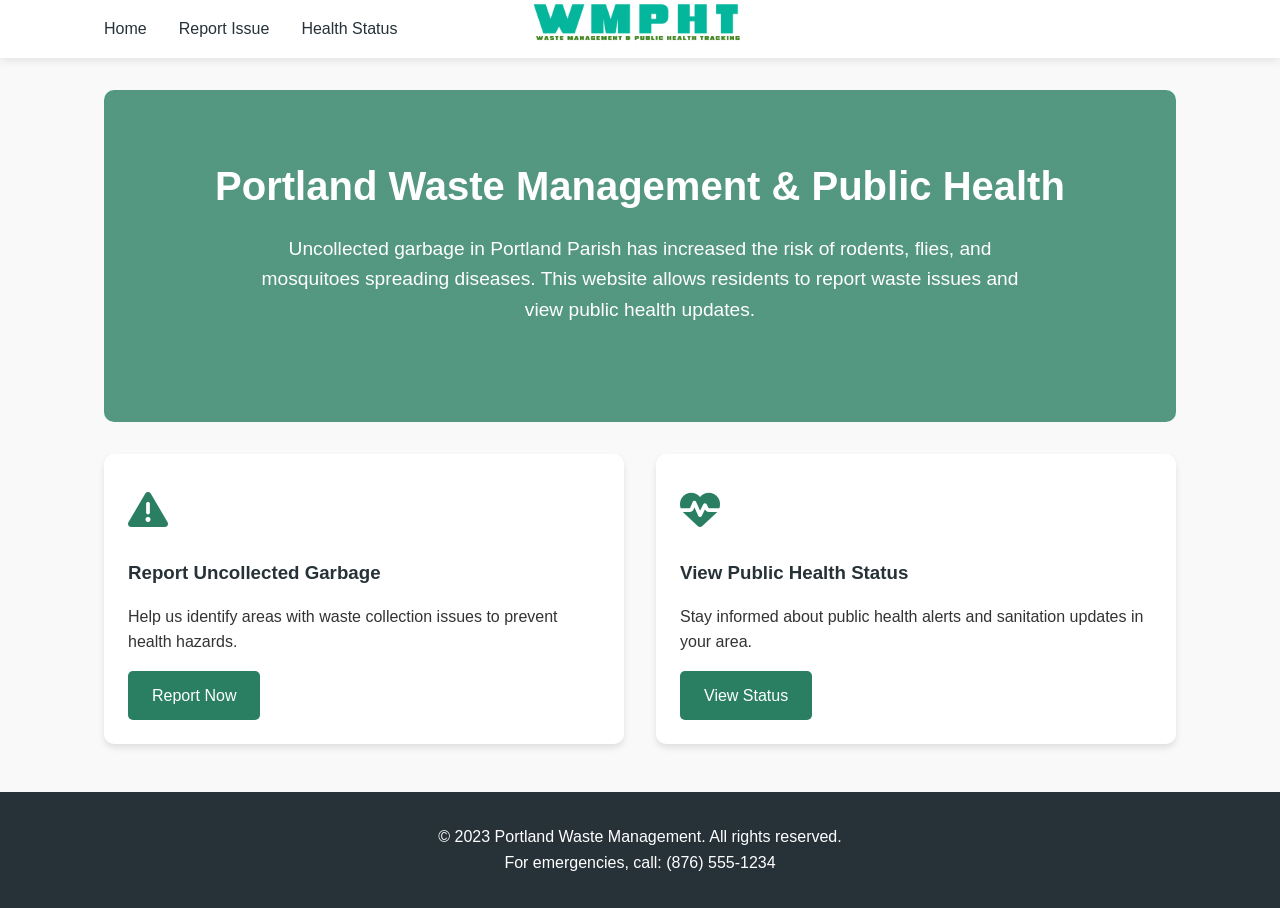
<file: index.html>
<!DOCTYPE html>
<html lang="en">
<head>
  <meta charset="UTF-8">
  <meta name="viewport" content="width=device-width, initial-scale=1.0">
  <title>Portland Waste Management</title>
  <link rel="stylesheet" href="https://cdnjs.cloudflare.com/ajax/libs/font-awesome/6.4.0/css/all.min.css">
  <link rel="stylesheet" href="style.css">
</head>
<body>
  <header>
    <nav>
      <div class="hamburger">
        <i class="fas fa-bars"></i>
      </div>
      
      <a href="index.html" class="logo-container">
        
        <img src="WMPHT.png" alt="Portland Waste Management" class="logo-image">
      </a>
      
      <div class="nav-links">
        <a href="index.html">Home</a>
        <a href="report.html">Report Issue</a>
        <a href="status.html">Health Status</a>
      </div>
    </nav>
  </header>

  <main>
    <section class="hero">
      <h1>Portland Waste Management & Public Health</h1>
      <p>
        Uncollected garbage in Portland Parish has increased the risk of rodents,
        flies, and mosquitoes spreading diseases. This website allows residents to
        report waste issues and view public health updates.
      </p>
    </section>
    
    <div class="action-cards">
      <div class="card">
        <div class="card-content">
          <div class="card-icon">
            <i class="fas fa-exclamation-triangle"></i>
          </div>
          <h3>Report Uncollected Garbage</h3>
          <p>Help us identify areas with waste collection issues to prevent health hazards.</p>
          <a href="report.html" class="btn">Report Now</a>
        </div>
      </div>
      
      <div class="card">
        <div class="card-content">
          <div class="card-icon">
            <i class="fas fa-heartbeat"></i>
          </div>
          <h3>View Public Health Status</h3>
          <p>Stay informed about public health alerts and sanitation updates in your area.</p>
          <a href="status.html" class="btn">View Status</a>
        </div>
      </div>
    </div>
  </main>

  <footer>
    <p>&copy; 2023 Portland Waste Management. All rights reserved.</p>
    <p>For emergencies, call: (876) 555-1234</p>
  </footer>
</body>
</html>
</file>
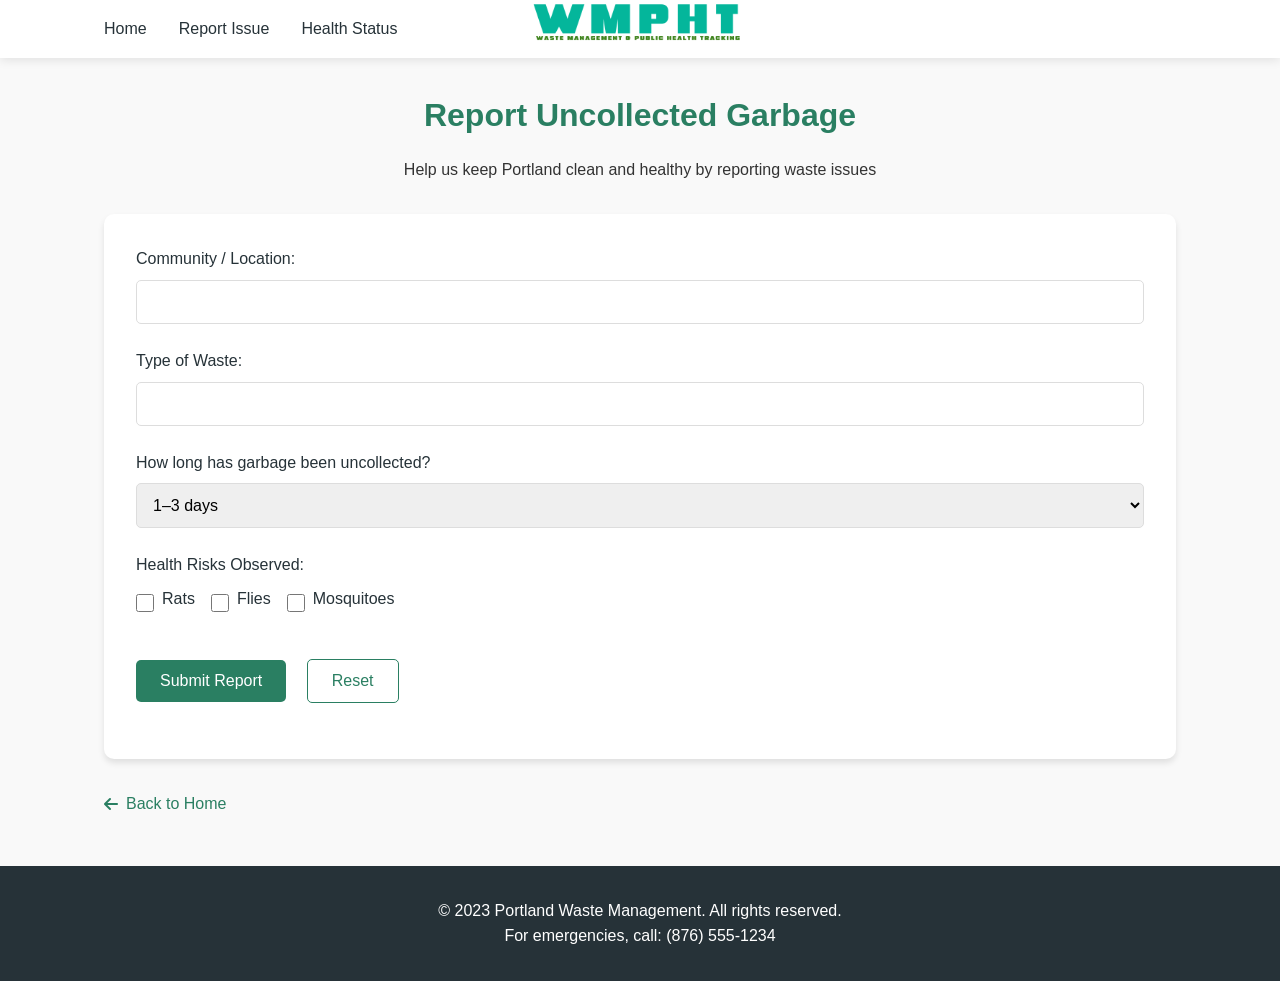
<file: report.html>
<!DOCTYPE html>
<html lang="en">
<head>
  <meta charset="UTF-8">
  <meta name="viewport" content="width=device-width, initial-scale=1.0">
  <title>Report Garbage</title>
  <link rel="stylesheet" href="https://cdnjs.cloudflare.com/ajax/libs/font-awesome/6.4.0/css/all.min.css">
  <link rel="stylesheet" href="style.css">
</head>
<body>
  <header>
    <nav>
      <div class="hamburger">
        <i class="fas fa-bars"></i>
      </div>
      
      <a href="index.html" class="logo-container">
      
        <img src="WMPHT.png" alt="Portland Waste Management" class="logo-image">
      </a>
      
      <div class="nav-links">
        <a href="index.html">Home</a>
        <a href="report.html">Report Issue</a>
        <a href="status.html">Health Status</a>
      </div>
    </nav>
  </header>

  <main>
    <div class="page-header">
      <h2>Report Uncollected Garbage</h2>
      <p>Help us keep Portland clean and healthy by reporting waste issues</p>
    </div>
    
    <div class="form-container">
      <form id="reportForm">
        <div class="form-group">
          <label for="location">Community / Location:</label>
          <input type="text" id="location" required>
        </div>
        
        <div class="form-group">
          <label for="waste-type">Type of Waste:</label>
          <input type="text" id="waste-type">
        </div>
        
        <div class="form-group">
          <label for="duration">How long has garbage been uncollected?</label>
          <select id="duration">
            <option>1–3 days</option>
            <option>4–7 days</option>
            <option>Over 1 week</option>
          </select>
        </div>
        
        <div class="form-group">
          <label>Health Risks Observed:</label>
          <div class="checkbox-group">
            <div class="checkbox-item">
              <input type="checkbox" id="rats">
              <label for="rats">Rats</label>
            </div>
            <div class="checkbox-item">
              <input type="checkbox" id="flies">
              <label for="flies">Flies</label>
            </div>
            <div class="checkbox-item">
              <input type="checkbox" id="mosquitoes">
              <label for="mosquitoes">Mosquitoes</label>
            </div>
          </div>
        </div>
        
        <div class="form-group">
          <button type="submit" class="btn">Submit Report</button>
          <button type="reset" class="btn btn-secondary">Reset</button>
        </div>
        
        <div class="success-message" id="successMessage">
          <i class="fas fa-check-circle"></i> Your report has been submitted successfully. We will address this issue as soon as possible.
        </div>
      </form>
    </div>
    
    <a href="index.html" class="back-link">
      <i class="fas fa-arrow-left"></i> Back to Home
    </a>
  </main>

  <footer>
    <p>&copy; 2023 Portland Waste Management. All rights reserved.</p>
    <p>For emergencies, call: (876) 555-1234</p>
  </footer>

  <script>
    document.getElementById('reportForm').addEventListener('submit', function(e) {
      e.preventDefault();
      document.getElementById('successMessage').style.display = 'block';
      
      // Reset form after 3 seconds
      setTimeout(function() {
        document.getElementById('reportForm').reset();
        document.getElementById('successMessage').style.display = 'none';
      }, 3000);
    });
  </script>
</body>
</html>
</file>
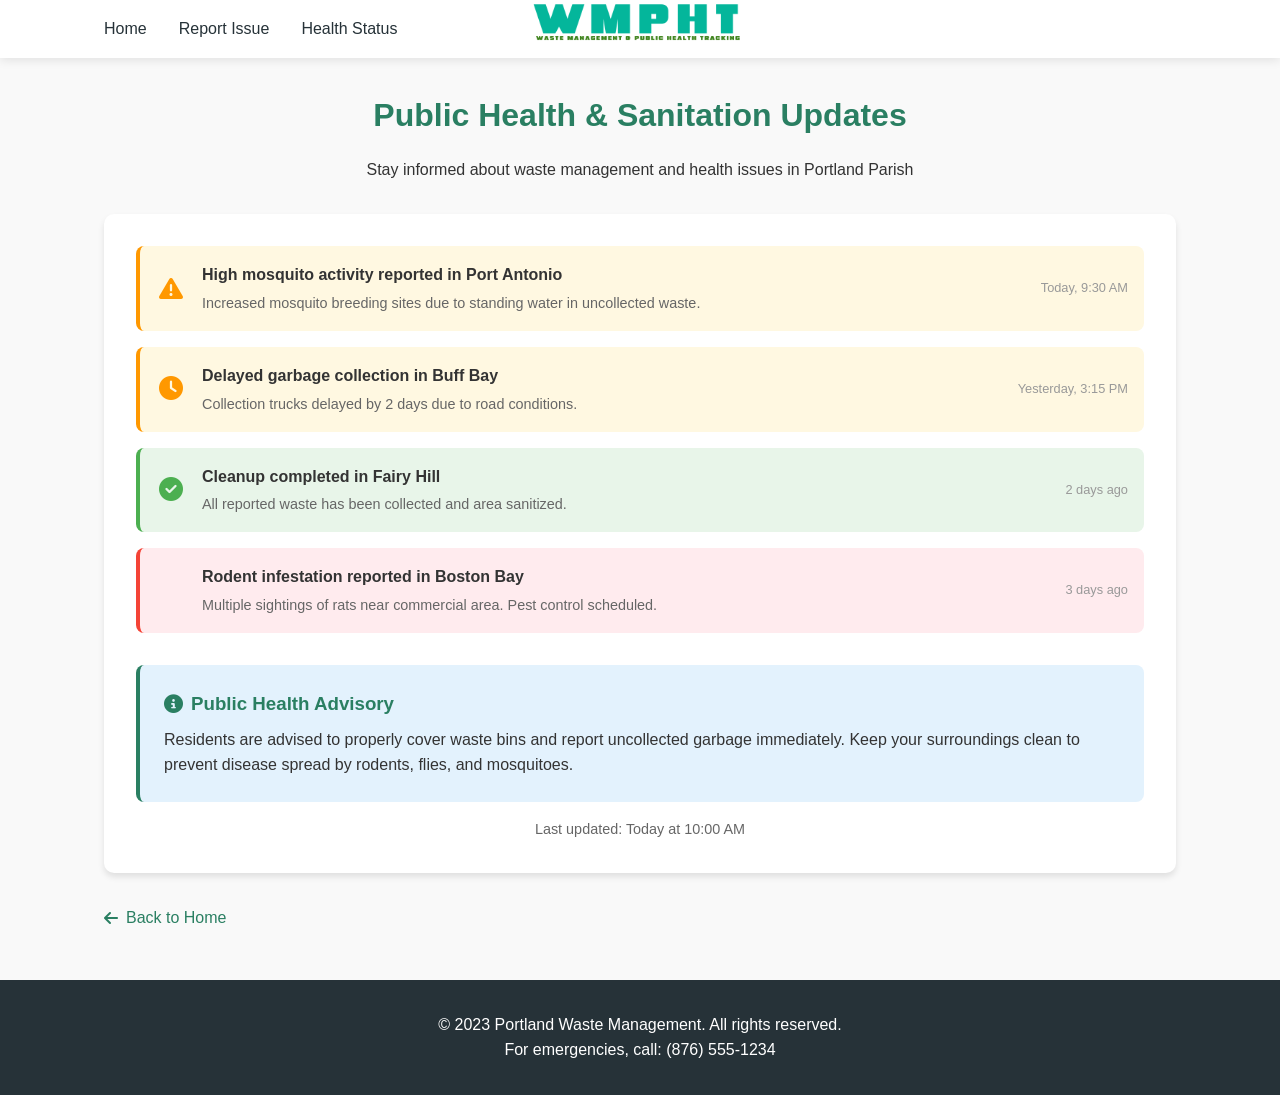
<file: status.html>
<!DOCTYPE html>
<html lang="en">
<head>
  <meta charset="UTF-8">
  <meta name="viewport" content="width=device-width, initial-scale=1.0">
  <title>Public Health Status</title>
  <link rel="stylesheet" href="https://cdnjs.cloudflare.com/ajax/libs/font-awesome/6.4.0/css/all.min.css">
  <link rel="stylesheet" href="style.css">
</head>
<body>
  <header>
    <nav>
      <div class="hamburger">
        <i class="fas fa-bars"></i>
      </div>
      
      <a href="index.html" class="logo-container">
      
        <img src="WMPHT.png" alt="Portland Waste Management" class="logo-image">
      </a>
      
      <div class="nav-links">
        <a href="index.html">Home</a>
        <a href="report.html">Report Issue</a>
        <a href="status.html">Health Status</a>
      </div>
    </nav>
  </header>

  <main>
    <div class="page-header">
      <h2>Public Health & Sanitation Updates</h2>
      <p>Stay informed about waste management and health issues in Portland Parish</p>
    </div>
    
    <div class="status-container">
      <ul class="status-list">
        <li class="status-item warning">
          <div class="status-icon warning">
            <i class="fas fa-exclamation-triangle"></i>
          </div>
          <div class="status-content">
            <div class="status-title">High mosquito activity reported in Port Antonio</div>
            <div class="status-description">Increased mosquito breeding sites due to standing water in uncollected waste.</div>
          </div>
          <div class="status-date">Today, 9:30 AM</div>
        </li>
        
        <li class="status-item warning">
          <div class="status-icon warning">
            <i class="fas fa-clock"></i>
          </div>
          <div class="status-content">
            <div class="status-title">Delayed garbage collection in Buff Bay</div>
            <div class="status-description">Collection trucks delayed by 2 days due to road conditions.</div>
          </div>
          <div class="status-date">Yesterday, 3:15 PM</div>
        </li>
        
        <li class="status-item success">
          <div class="status-icon success">
            <i class="fas fa-check-circle"></i>
          </div>
          <div class="status-content">
            <div class="status-title">Cleanup completed in Fairy Hill</div>
            <div class="status-description">All reported waste has been collected and area sanitized.</div>
          </div>
          <div class="status-date">2 days ago</div>
        </li>
        
        <li class="status-item danger">
          <div class="status-icon danger">
            <i class="fas fa-rat"></i>
          </div>
          <div class="status-content">
            <div class="status-title">Rodent infestation reported in Boston Bay</div>
            <div class="status-description">Multiple sightings of rats near commercial area. Pest control scheduled.</div>
          </div>
          <div class="status-date">3 days ago</div>
        </li>
      </ul>
      
      <div class="advice-box">
        <h3><i class="fas fa-info-circle"></i> Public Health Advisory</h3>
        <p>
          Residents are advised to properly cover waste bins and report
          uncollected garbage immediately. Keep your surroundings clean to prevent
          disease spread by rodents, flies, and mosquitoes.
        </p>
      </div>
      
      <div class="update-time">
        Last updated: Today at 10:00 AM
      </div>
    </div>
    
    <a href="index.html" class="back-link">
      <i class="fas fa-arrow-left"></i> Back to Home
    </a>
  </main>

  <footer>
    <p>&copy; 2023 Portland Waste Management. All rights reserved.</p>
    <p>For emergencies, call: (876) 555-1234</p>
  </footer>
</body>
</html>
</file>
<file: style.css>
* {
  margin: 0;
  padding: 0;
  box-sizing: border-box;
  font-family: 'Segoe UI', Tahoma, Geneva, Verdana, sans-serif;
}

:root {
  --primary-color: #2a7f62;
  --secondary-color: #4caf50;
  --accent-color: #ff9800;
  --dark-color: #263238;
  --light-color: #f5f5f5;
  --text-color: #333;
  --warning-color: #ff9800;
  --success-color: #4caf50;
  --danger-color: #f44336;
}

body {
  background-color: #f9f9f9;
  color: var(--text-color);
  line-height: 1.6;
}

header {
  background-color: white;
  box-shadow: 0 2px 10px rgba(0, 0, 0, 0.1);
  position: sticky;
  top: 0;
  z-index: 100;
}

nav {
  display: flex;
  justify-content: space-between;
  align-items: center;
  padding: 1rem 5%;
  max-width: 1200px;
  margin: 0 auto;
}

.logo-container {
  position: absolute;
  left: 50%;
  transform: translateX(-50%);
  display: flex;
  align-items: center;
  text-decoration: none;
  color: var(--primary-color);
}

.logo-image {
  height: 270px;
  width: auto;
}

.nav-links {
  display: flex;
  gap: 2rem;
}

.nav-links a {
  text-decoration: none;
  color: var(--dark-color);
  font-weight: 500;
  transition: color 0.3s;
  position: relative;
}

.nav-links a:hover {
  color: var(--primary-color);
}

.nav-links a::after {
  content: '';
  position: absolute;
  width: 0;
  height: 2px;
  bottom: -5px;
  left: 0;
  background-color: var(--primary-color);
  transition: width 0.3s;
}

.nav-links a:hover::after {
  width: 100%;
}

main {
  max-width: 1200px;
  margin: 2rem auto;
  padding: 0 5%;
}

.hero {
  background: linear-gradient(rgba(42, 127, 98, 0.8), rgba(42, 127, 98, 0.8)), 
              url('https://picsum.photos/seed/waste-management/1200/600.jpg');
  background-size: cover;
  background-position: center;
  color: white;
  padding: 4rem 2rem;
  border-radius: 10px;
  margin-bottom: 2rem;
  text-align: center;
}

.hero h1 {
  font-size: 2.5rem;
  margin-bottom: 1rem;
}

.hero p {
  font-size: 1.2rem;
  max-width: 800px;
  margin: 0 auto 2rem;
}

.action-cards {
  display: grid;
  grid-template-columns: repeat(auto-fit, minmax(300px, 1fr));
  gap: 2rem;
  margin-top: 2rem;
}

.card {
  background-color: white;
  border-radius: 10px;
  overflow: hidden;
  box-shadow: 0 4px 6px rgba(0, 0, 0, 0.1);
  transition: transform 0.3s, box-shadow 0.3s;
}

.card:hover {
  transform: translateY(-5px);
  box-shadow: 0 10px 20px rgba(0, 0, 0, 0.1);
}

.card-content {
  padding: 1.5rem;
}

.card-icon {
  font-size: 2.5rem;
  color: var(--primary-color);
  margin-bottom: 1rem;
}

.card h3 {
  margin-bottom: 1rem;
  color: var(--dark-color);
}

.btn {
  display: inline-block;
  background-color: var(--primary-color);
  color: white;
  padding: 0.75rem 1.5rem;
  border: none;
  border-radius: 5px;
  text-decoration: none;
  font-weight: 500;
  transition: background-color 0.3s;
  margin-top: 1rem;
  cursor: pointer;
  font-size: 1rem;
}

.btn:hover {
  background-color: var(--secondary-color);
}

.btn-secondary {
  background-color: transparent;
  color: var(--primary-color);
  border: 1px solid var(--primary-color);
  margin-left: 1rem;
}

.btn-secondary:hover {
  background-color: var(--primary-color);
  color: white;
}

.page-header {
  text-align: center;
  margin-bottom: 2rem;
}

.page-header h2 {
  color: var(--primary-color);
  font-size: 2rem;
  margin-bottom: 1rem;
}

.form-container {
  background-color: white;
  border-radius: 10px;
  padding: 2rem;
  box-shadow: 0 4px 6px rgba(0, 0, 0, 0.1);
}

.form-group {
  margin-bottom: 1.5rem;
}

label {
  display: block;
  margin-bottom: 0.5rem;
  font-weight: 500;
  color: var(--dark-color);
}

input[type="text"],
select {
  width: 100%;
  padding: 0.75rem;
  border: 1px solid #ddd;
  border-radius: 5px;
  font-size: 1rem;
  transition: border-color 0.3s;
}

input[type="text"]:focus,
select:focus {
  border-color: var(--primary-color);
  outline: none;
}

.checkbox-group {
  display: flex;
  flex-wrap: wrap;
  gap: 1rem;
}

.checkbox-item {
  display: flex;
  align-items: center;
  gap: 0.5rem;
}

input[type="checkbox"] {
  width: 18px;
  height: 18px;
  accent-color: var(--primary-color);
}

.back-link {
  display: inline-flex;
  align-items: center;
  gap: 0.5rem;
  color: var(--primary-color);
  text-decoration: none;
  margin-top: 2rem;
  font-weight: 500;
}

.back-link:hover {
  text-decoration: underline;
}

.success-message {
  display: none;
  background-color: #e8f5e9;
  color: #2e7d32;
  padding: 1rem;
  border-radius: 5px;
  margin-top: 1rem;
}

.status-container {
  background-color: white;
  border-radius: 10px;
  padding: 2rem;
  box-shadow: 0 4px 6px rgba(0, 0, 0, 0.1);
}

.status-list {
  list-style: none;
}

.status-item {
  display: flex;
  align-items: center;
  padding: 1rem;
  margin-bottom: 1rem;
  border-radius: 8px;
  transition: transform 0.3s;
}

.status-item:hover {
  transform: translateX(5px);
}

.status-item.warning {
  background-color: #fff8e1;
  border-left: 4px solid var(--warning-color);
}

.status-item.success {
  background-color: #e8f5e9;
  border-left: 4px solid var(--success-color);
}

.status-item.danger {
  background-color: #ffebee;
  border-left: 4px solid var(--danger-color);
}

.status-icon {
  font-size: 1.5rem;
  margin-right: 1rem;
  min-width: 30px;
  text-align: center;
}

.status-icon.warning {
  color: var(--warning-color);
}

.status-icon.success {
  color: var(--success-color);
}

.status-icon.danger {
  color: var(--danger-color);
}

.status-content {
  flex: 1;
}

.status-title {
  font-weight: 600;
  margin-bottom: 0.25rem;
}

.status-description {
  font-size: 0.9rem;
  color: #666;
}

.status-date {
  font-size: 0.8rem;
  color: #999;
  margin-left: auto;
}

.advice-box {
  background-color: #e3f2fd;
  border-radius: 8px;
  padding: 1.5rem;
  margin-top: 2rem;
  border-left: 4px solid var(--primary-color);
}

.advice-box h3 {
  color: var(--primary-color);
  margin-bottom: 0.5rem;
  display: flex;
  align-items: center;
  gap: 0.5rem;
}

.update-time {
  text-align: center;
  font-size: 0.9rem;
  color: #666;
  margin-top: 1rem;
}

footer {
  background-color: var(--dark-color);
  color: white;
  padding: 2rem 5%;
  text-align: center;
  margin-top: 3rem;
}

.hamburger {
  display: none;
  cursor: pointer;
}

@media (max-width: 768px) {
  .nav-links {
    display: none;
  }
  
  .hamburger {
    display: block;
  }
  
  .hero h1 {
    font-size: 2rem;
  }
  
  .logo-container {
    position: static;
    transform: none;
  }
  
  nav {
    justify-content: space-between;
  }
  
  .form-container {
    padding: 1.5rem;
  }
  
  .status-item {
    flex-direction: column;
    align-items: flex-start;
  }
  
  .status-date {
    margin-left: 0;
    margin-top: 0.5rem;
  }
}
</file>
